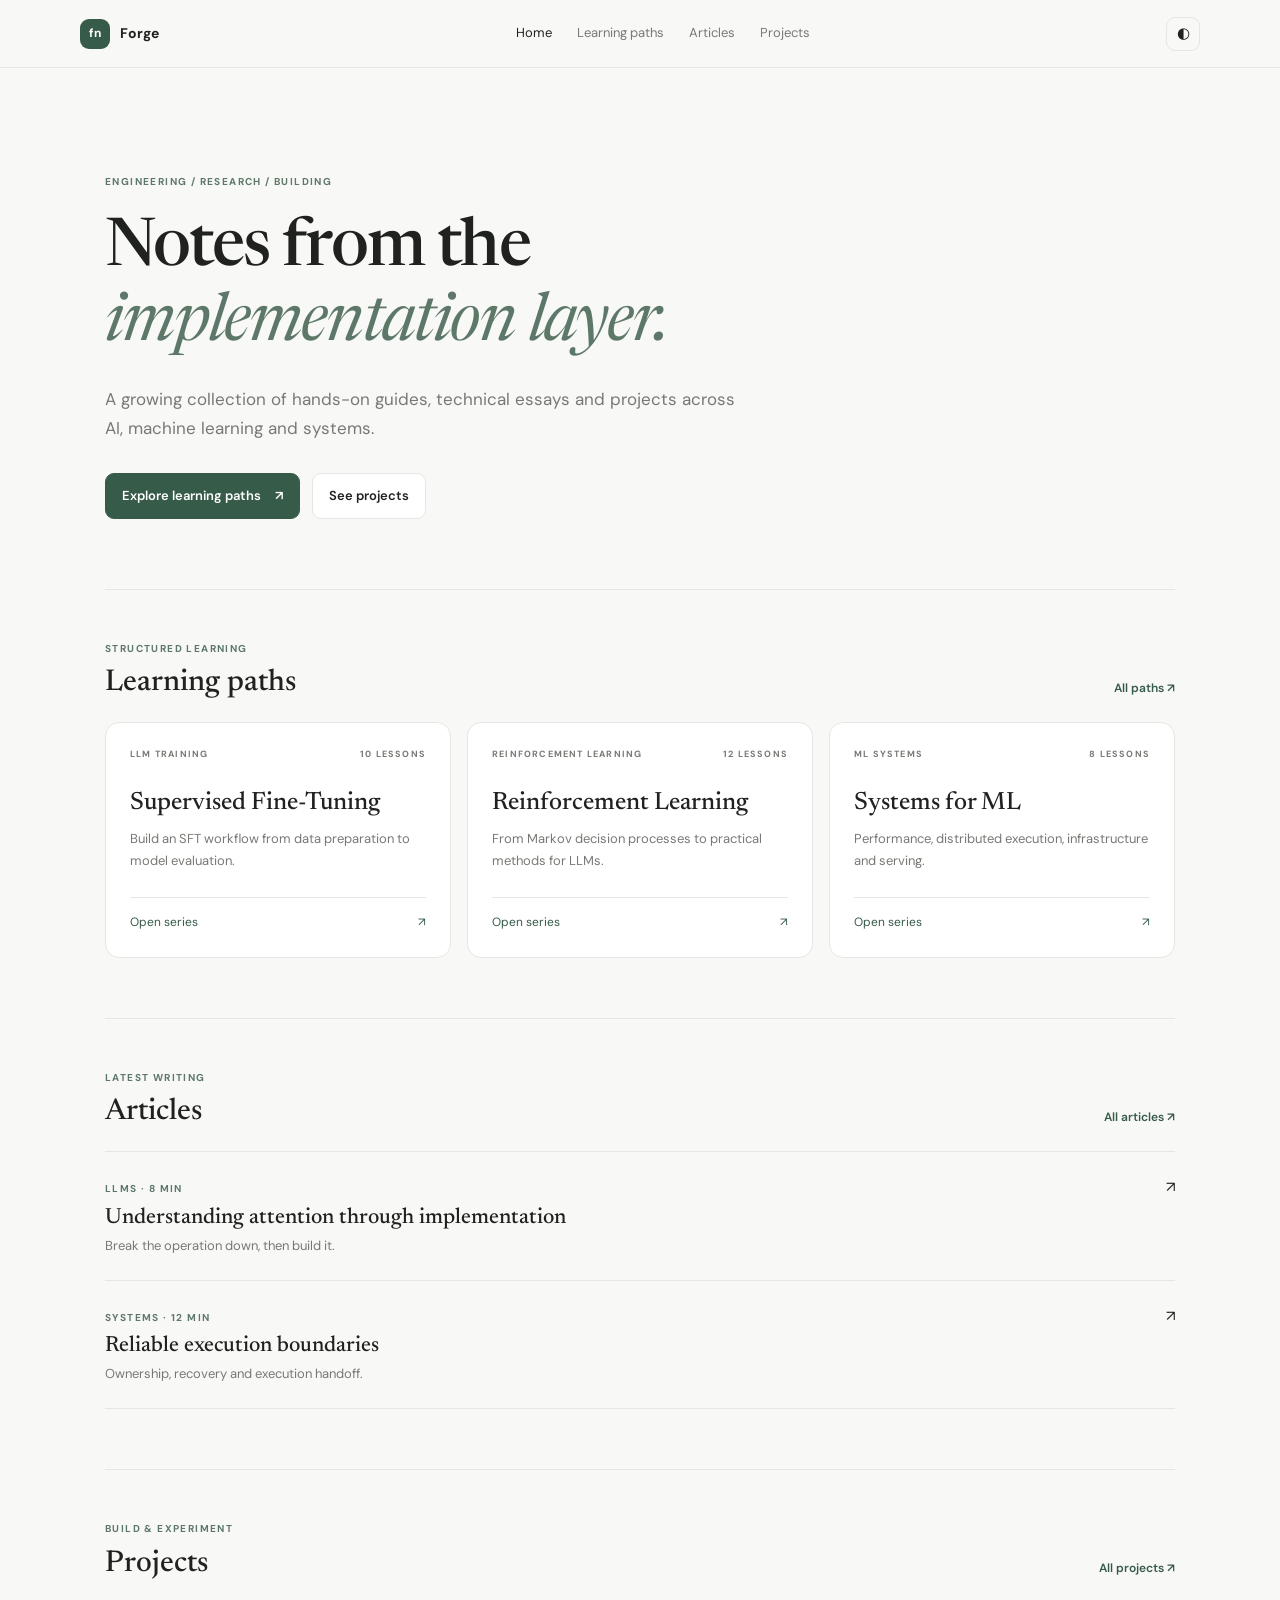
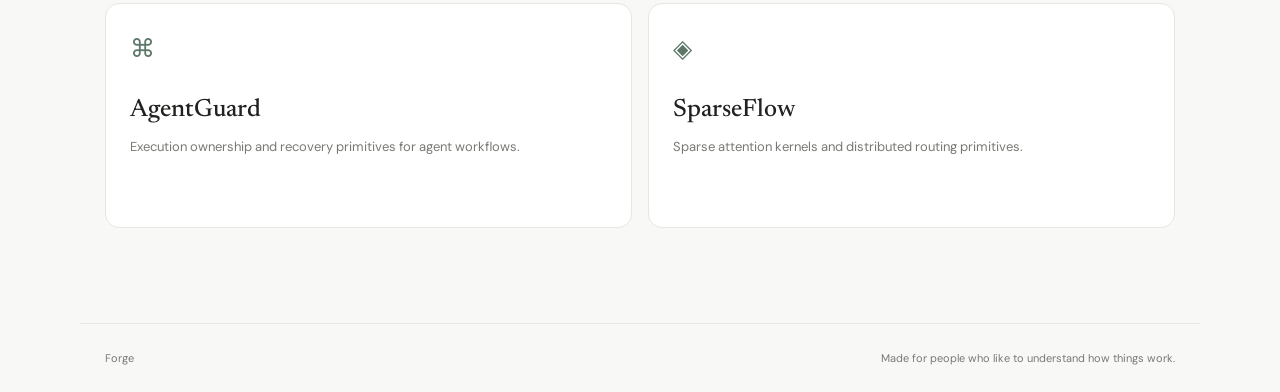
<file: index.html>
<!DOCTYPE html><html lang="en"><head><meta charset="UTF-8"><meta name="viewport" content="width=device-width,initial-scale=1"><title>Forge — Engineering & AI</title><link rel="stylesheet" href="assets/style.css"></head><body><header class="top"><a class="brand" href="index.html"><span class="logo">fn</span><span>Forge</span></a><nav><a class="selected" href="index.html">Home</a><a href="series.html">Learning paths</a><a href="articles.html">Articles</a><a href="projects.html">Projects</a></nav><button class="iconbtn" id="theme" title="Toggle theme">◐</button></header><main class="container"><section class="hero"><div class="hero-tag">ENGINEERING / RESEARCH / BUILDING</div><h1>Notes from the<br><em>implementation layer.</em></h1><p>A growing collection of hands-on guides, technical essays and projects across AI, machine learning and systems.</p><div class="actions"><a class="btn primary" href="series.html">Explore learning paths <span>↗</span></a><a class="btn" href="projects.html">See projects</a></div></section><section class="section"><div class="section-head"><div><span class="kicker">STRUCTURED LEARNING</span><h2>Learning paths</h2></div><a href="series.html" class="arrowlink">All paths ↗</a></div><div class="tiles"><a class="tile" href="reader.html?series=sft"><div class="tile-top"><span>LLM TRAINING</span><span>10 LESSONS</span></div><h3>Supervised Fine-Tuning</h3><p>Build an SFT workflow from data preparation to model evaluation.</p><div class="tile-foot">Open series <span>↗</span></div></a><a class="tile" href="reader.html?series=rl"><div class="tile-top"><span>REINFORCEMENT LEARNING</span><span>12 LESSONS</span></div><h3>Reinforcement Learning</h3><p>From Markov decision processes to practical methods for LLMs.</p><div class="tile-foot">Open series <span>↗</span></div></a><a class="tile" href="reader.html?series=systems"><div class="tile-top"><span>ML SYSTEMS</span><span>8 LESSONS</span></div><h3>Systems for ML</h3><p>Performance, distributed execution, infrastructure and serving.</p><div class="tile-foot">Open series <span>↗</span></div></a></div></section><section class="section"><div class="section-head"><div><span class="kicker">LATEST WRITING</span><h2>Articles</h2></div><a href="articles.html" class="arrowlink">All articles ↗</a></div><div class="rows"><a class="article-row" href="article.html?id=attention"><div><span class="kicker">LLMS · 8 MIN</span><h3>Understanding attention through implementation</h3><p>Break the operation down, then build it.</p></div><span>↗</span></a><a class="article-row" href="article.html?id=execution"><div><span class="kicker">SYSTEMS · 12 MIN</span><h3>Reliable execution boundaries</h3><p>Ownership, recovery and execution handoff.</p></div><span>↗</span></a></div></section><section class="section"><div class="section-head"><div><span class="kicker">BUILD & EXPERIMENT</span><h2>Projects</h2></div><a href="projects.html" class="arrowlink">All projects ↗</a></div><div class="tiles two"><a class="tile" href="projects.html"><span class="project-glyph">⌘</span><h3>AgentGuard</h3><p>Execution ownership and recovery primitives for agent workflows.</p></a><a class="tile" href="projects.html"><span class="project-glyph">◈</span><h3>SparseFlow</h3><p>Sparse attention kernels and distributed routing primitives.</p></a></div></section></main><footer><span>Forge</span><span>Made for people who like to understand how things work.</span></footer><script src="assets/app.js"></script></body></html>
</file>
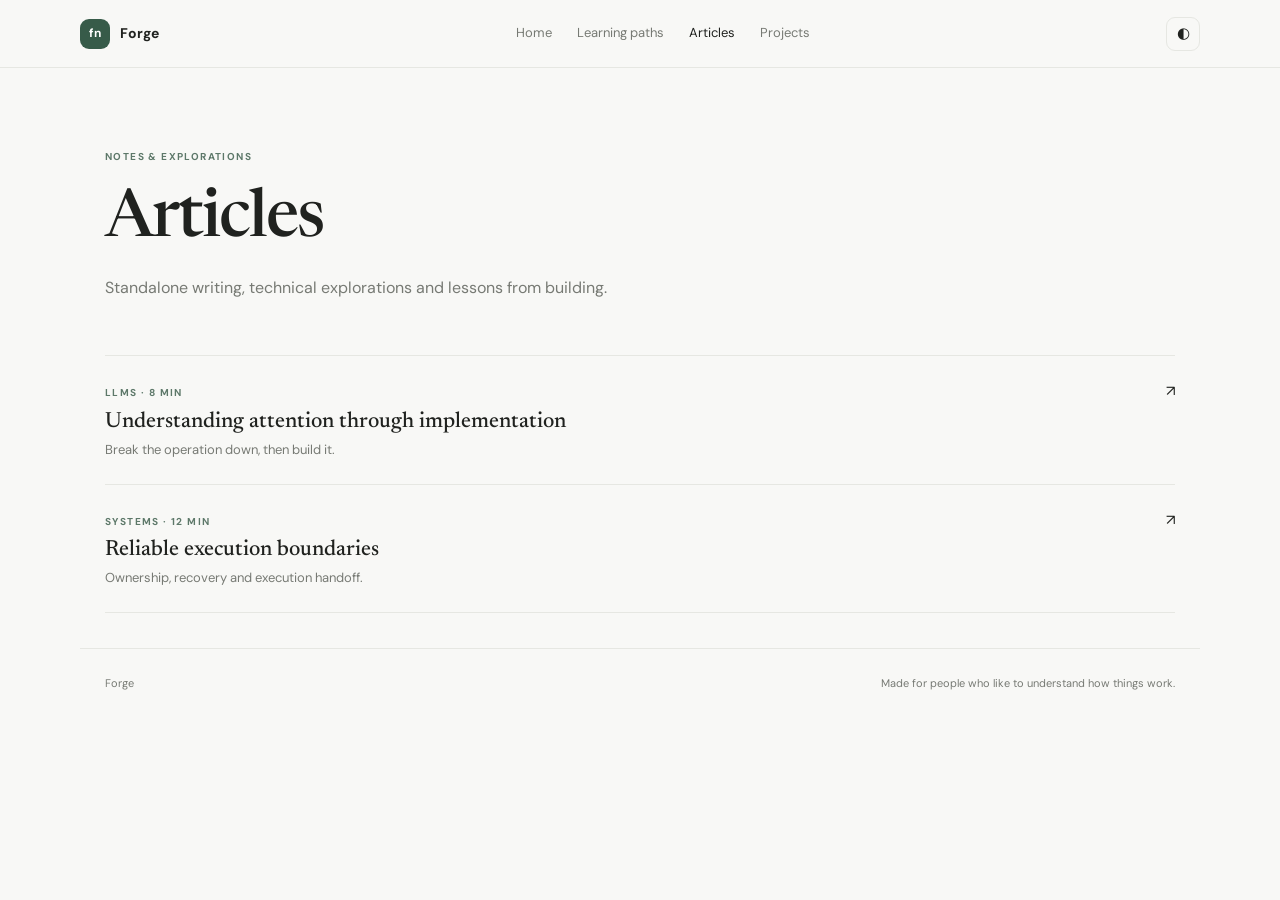
<file: articles.html>
<!DOCTYPE html><html lang="en"><head><meta charset="UTF-8"><meta name="viewport" content="width=device-width,initial-scale=1"><title>Articles — Forge</title><link rel="stylesheet" href="assets/style.css"></head><body><header class="top"><a class="brand" href="index.html"><span class="logo">fn</span><span>Forge</span></a><nav><a href="index.html">Home</a><a href="series.html">Learning paths</a><a class="selected" href="articles.html">Articles</a><a href="projects.html">Projects</a></nav><button class="iconbtn" id="theme">◐</button></header><main class="container"><section class="intro"><span class="kicker">NOTES & EXPLORATIONS</span><h1>Articles</h1><p>Standalone writing, technical explorations and lessons from building.</p></section><div class="rows"><a class="article-row" href="article.html?id=attention"><div><span class="kicker">LLMS · 8 MIN</span><h3>Understanding attention through implementation</h3><p>Break the operation down, then build it.</p></div><span>↗</span></a><a class="article-row" href="article.html?id=execution"><div><span class="kicker">SYSTEMS · 12 MIN</span><h3>Reliable execution boundaries</h3><p>Ownership, recovery and execution handoff.</p></div><span>↗</span></a></div></main><footer><span>Forge</span><span>Made for people who like to understand how things work.</span></footer><script src="assets/app.js"></script></body></html>
</file>
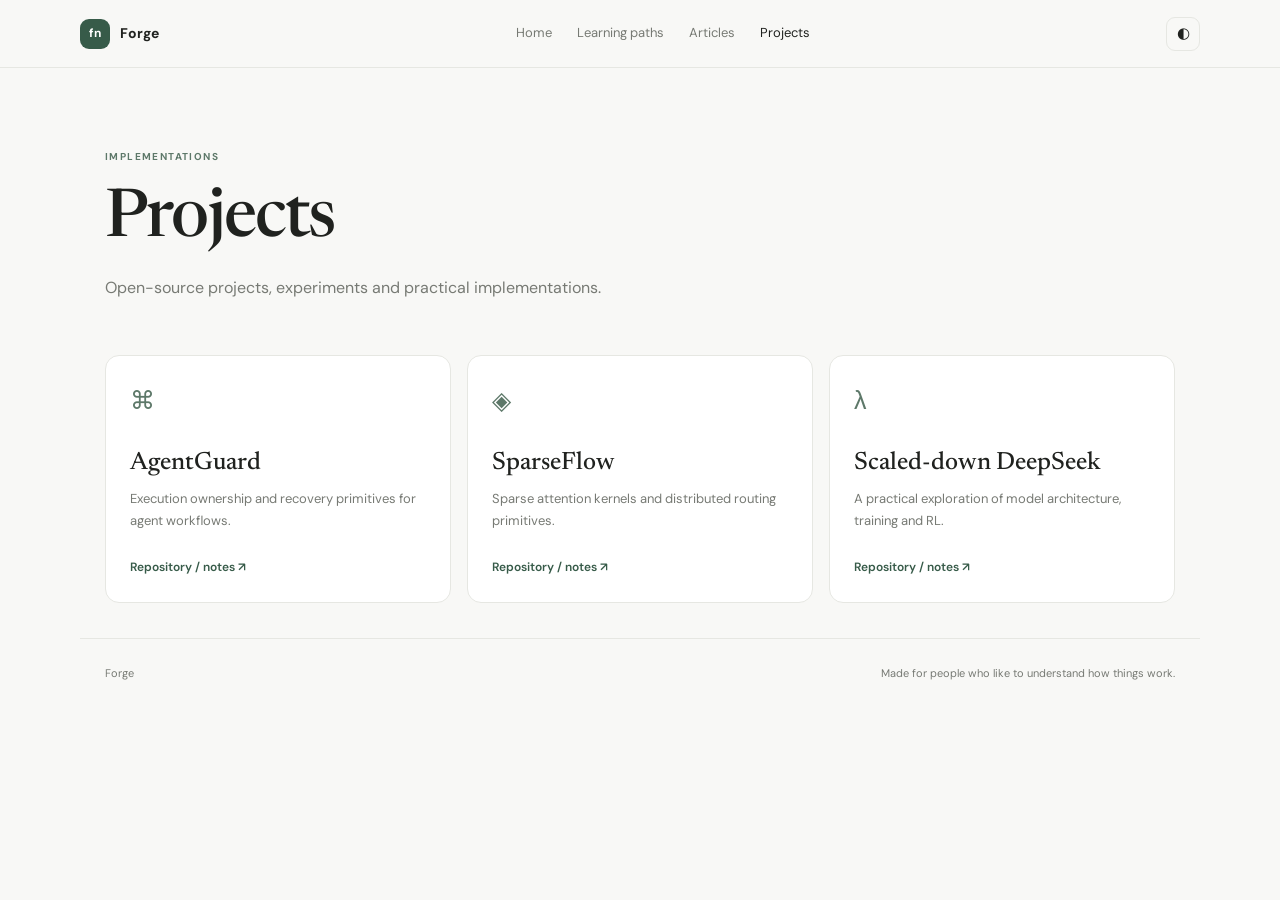
<file: projects.html>
<!DOCTYPE html><html lang="en"><head><meta charset="UTF-8"><meta name="viewport" content="width=device-width,initial-scale=1"><title>Projects — Forge</title><link rel="stylesheet" href="assets/style.css"></head><body><header class="top"><a class="brand" href="index.html"><span class="logo">fn</span><span>Forge</span></a><nav><a href="index.html">Home</a><a href="series.html">Learning paths</a><a href="articles.html">Articles</a><a class="selected" href="projects.html">Projects</a></nav><button class="iconbtn" id="theme">◐</button></header><main class="container"><section class="intro"><span class="kicker">IMPLEMENTATIONS</span><h1>Projects</h1><p>Open-source projects, experiments and practical implementations.</p></section><div class="tiles"><article class="tile"><span class="project-glyph">⌘</span><h3>AgentGuard</h3><p>Execution ownership and recovery primitives for agent workflows.</p><a class="arrowlink" href="#">Repository / notes ↗</a></article><article class="tile"><span class="project-glyph">◈</span><h3>SparseFlow</h3><p>Sparse attention kernels and distributed routing primitives.</p><a class="arrowlink" href="#">Repository / notes ↗</a></article><article class="tile"><span class="project-glyph">λ</span><h3>Scaled-down DeepSeek</h3><p>A practical exploration of model architecture, training and RL.</p><a class="arrowlink" href="#">Repository / notes ↗</a></article></div></main><footer><span>Forge</span><span>Made for people who like to understand how things work.</span></footer><script src="assets/app.js"></script></body></html>
</file>
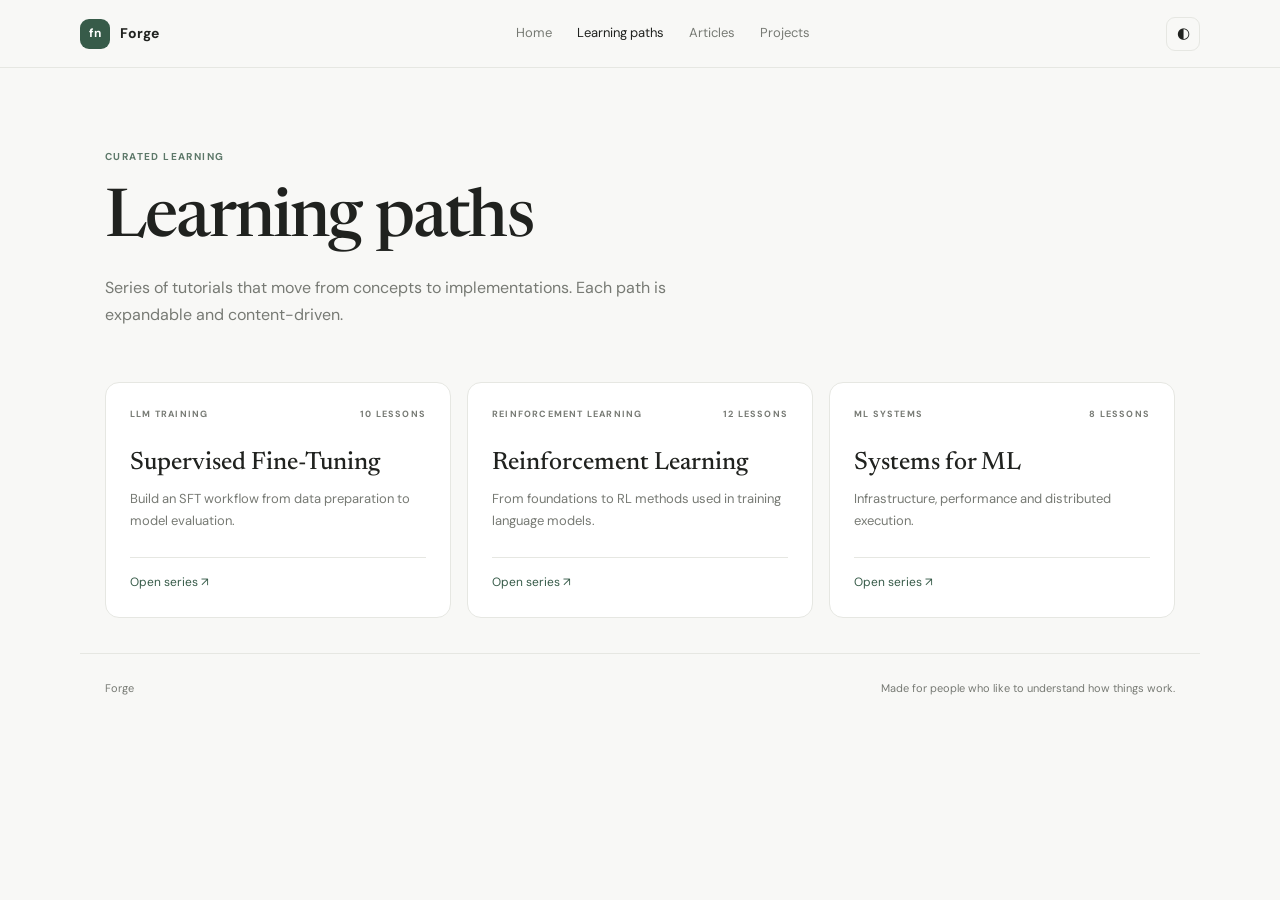
<file: series.html>
<!DOCTYPE html><html lang="en"><head><meta charset="UTF-8"><meta name="viewport" content="width=device-width,initial-scale=1"><title>Learning paths — Forge</title><link rel="stylesheet" href="assets/style.css"></head><body><header class="top"><a class="brand" href="index.html"><span class="logo">fn</span><span>Forge</span></a><nav><a href="index.html">Home</a><a class="selected" href="series.html">Learning paths</a><a href="articles.html">Articles</a><a href="projects.html">Projects</a></nav><button class="iconbtn" id="theme">◐</button></header><main class="container"><section class="intro"><span class="kicker">CURATED LEARNING</span><h1>Learning paths</h1><p>Series of tutorials that move from concepts to implementations. Each path is expandable and content-driven.</p></section><div class="tiles"><a class="tile" href="reader.html?series=sft"><div class="tile-top"><span>LLM TRAINING</span><span>10 LESSONS</span></div><h3>Supervised Fine-Tuning</h3><p>Build an SFT workflow from data preparation to model evaluation.</p><div class="tile-foot">Open series ↗</div></a><a class="tile" href="reader.html?series=rl"><div class="tile-top"><span>REINFORCEMENT LEARNING</span><span>12 LESSONS</span></div><h3>Reinforcement Learning</h3><p>From foundations to RL methods used in training language models.</p><div class="tile-foot">Open series ↗</div></a><a class="tile" href="reader.html?series=systems"><div class="tile-top"><span>ML SYSTEMS</span><span>8 LESSONS</span></div><h3>Systems for ML</h3><p>Infrastructure, performance and distributed execution.</p><div class="tile-foot">Open series ↗</div></a></div></main><footer><span>Forge</span><span>Made for people who like to understand how things work.</span></footer><script src="assets/app.js"></script></body></html>
</file>
<file: assets/style.css>
@import url('https://fonts.googleapis.com/css2?family=DM+Sans:wght@400;500;600;700&family=DM+Mono:wght@400;500&family=Newsreader:opsz,wght@6..72,400;6..72,500&display=swap');
:root{--bg:#f8f8f6;--surface:#fff;--text:#20221f;--muted:#777a74;--border:#e6e7e2;--soft:#f0f1ec;--accent:#5d7869;--accent-strong:#375b49;--max:1120px;--code:#202622;--code-text:#e9efe9}*{box-sizing:border-box}body{margin:0;background:var(--bg);color:var(--text);font:15px/1.7 'DM Sans',sans-serif}a{color:inherit;text-decoration:none}button,input{font:inherit}.top{height:68px;border-bottom:1px solid var(--border);position:sticky;top:0;background:var(--bg);z-index:50;display:flex;align-items:center;justify-content:space-between;padding:0 max(24px,calc((100vw - var(--max))/2))}.brand{display:flex;align-items:center;gap:10px;font-weight:700;font-size:14px}.logo{display:grid;place-items:center;width:30px;height:30px;border-radius:9px;background:var(--accent-strong);color:#fff;font-size:12px;font-weight:700}.top nav{display:flex;gap:25px}.top nav a{font-size:13px;color:var(--muted)}.top nav a.selected,.top nav a:hover{color:var(--text)}.iconbtn{width:34px;height:34px;border:1px solid var(--border);background:transparent;color:var(--text);border-radius:9px;cursor:pointer}.container{max-width:var(--max);padding:0 25px;margin:auto}.hero{padding:105px 0 70px;max-width:760px}.hero-tag,.kicker{font-size:10px;font-weight:700;letter-spacing:1.4px;color:var(--accent);text-transform:uppercase}.hero h1,.intro h1{font:500 clamp(42px,5.2vw,68px)/1.12 'Newsreader',serif;letter-spacing:-1.8px;margin:23px 0}.hero h1 em{color:var(--accent);font-weight:400}.hero p:not(.hero-tag){max-width:640px;color:var(--muted);font-size:17px}.actions{display:flex;gap:12px;margin-top:30px;flex-wrap:wrap}.btn{display:inline-flex;padding:11px 16px;border:1px solid var(--border);border-radius:9px;background:var(--surface);font-size:13px;font-weight:600;gap:14px}.btn.primary{background:var(--accent-strong);color:white;border-color:var(--accent-strong)}.section{border-top:1px solid var(--border);padding:45px 0 60px}.section-head{display:flex;justify-content:space-between;align-items:end;margin-bottom:24px}.section-head h2{font:500 30px 'Newsreader',serif;margin:8px 0 0}.arrowlink{font-size:12px;font-weight:600;color:var(--accent-strong)}.tiles{display:grid;grid-template-columns:repeat(3,1fr);gap:16px}.tiles.two{grid-template-columns:repeat(2,1fr)}.tile{display:flex;flex-direction:column;background:var(--surface);border:1px solid var(--border);border-radius:14px;padding:24px;min-height:225px;transition:transform .18s,border .18s}.tile:hover{transform:translateY(-2px);border-color:#b7c2b8}.tile-top{display:flex;justify-content:space-between;gap:8px;font-size:9px;font-weight:700;letter-spacing:1.2px;color:var(--muted)}.tile h3{font:500 25px/1.25 'Newsreader',serif;margin:25px 0 9px}.tile p{font-size:13px;color:var(--muted);margin:0 0 25px}.tile-foot{display:flex;justify-content:space-between;margin-top:auto;padding-top:14px;border-top:1px solid var(--border);font-size:12px;color:var(--accent-strong)}.rows{border-top:1px solid var(--border)}.article-row{display:flex;justify-content:space-between;gap:20px;padding:23px 0;border-bottom:1px solid var(--border)}.article-row h3{font:500 22px 'Newsreader',serif;margin:6px 0}.article-row p{font-size:13px;color:var(--muted);margin:0}.project-glyph{font-size:25px;color:var(--accent)}.intro{padding:75px 0 38px}.intro h1{margin:15px 0}.intro p{color:var(--muted);max-width:640px;font-size:16px}footer{max-width:var(--max);padding:25px;margin:35px auto 0;border-top:1px solid var(--border);display:flex;justify-content:space-between;color:var(--muted);font-size:11px}.article-container{max-width:790px;padding-top:50px;padding-bottom:50px}.article-container h1{font:500 48px/1.2 'Newsreader',serif;letter-spacing:-1px}.article-container .lead{font-size:18px;color:var(--muted)}.prose{font-size:15px;line-height:1.85}.prose h2{font:500 28px 'Newsreader',serif;margin:38px 0 12px}.prose h3{font:500 22px 'Newsreader',serif}.prose pre{background:var(--code);color:var(--code-text);padding:20px;border-radius:11px;overflow:auto;font:13px/1.7 'DM Mono',monospace}.prose code{font-family:'DM Mono',monospace}.prose li{margin:7px 0}.reader-wrap{display:grid;grid-template-columns:265px minmax(0,750px) 180px;gap:42px;max-width:1280px;margin:0 auto;padding:0 24px}.reader-sidebar{position:sticky;top:68px;height:calc(100vh - 68px);overflow-y:auto;border-right:1px solid var(--border);padding:28px 20px 25px 0;display:flex;flex-direction:column}.back{font-size:12px;color:var(--muted)}.side-label{font-size:9px;letter-spacing:1.3px;color:var(--accent);font-weight:700;margin:26px 0 8px}.side-title{font:500 23px/1.25 'Newsreader',serif;margin:0}.side-description{font-size:12px;color:var(--muted);margin:8px 0 20px}.sidebar-search input{width:100%;border:1px solid var(--border);background:var(--surface);color:var(--text);border-radius:8px;padding:9px 10px;font-size:12px;outline:none}.sidebar-search input:focus{border-color:var(--accent)}#lessonList{display:flex;flex-direction:column;gap:3px;margin-top:12px}.lesson-item{display:flex;align-items:center;text-align:left;gap:10px;border:0;background:transparent;color:var(--muted);padding:9px 8px;border-radius:7px;cursor:pointer;font-size:12px}.lesson-item:hover{background:var(--soft);color:var(--text)}.lesson-item.active{background:var(--soft);color:var(--text);font-weight:600}.lesson-number{font:11px 'DM Mono',monospace;color:#9b9e98}.lesson-item.active .lesson-number{color:var(--accent)}.lesson-title{flex:1}.lesson-check{color:var(--accent)}.side-bottom{margin-top:auto;border-top:1px solid var(--border);padding-top:16px;font-size:11px;color:var(--muted)}.progress{height:4px;background:var(--soft);border-radius:99px;margin-top:8px;overflow:hidden}.progress div{height:100%;background:var(--accent);width:0;transition:width .2s}.reader-main{min-width:0;padding:38px 0 70px}.crumb{font-size:11px;color:var(--muted);margin-bottom:27px}.crumb a{color:var(--accent)}.lesson-meta{display:flex;gap:15px;font-size:9px;letter-spacing:1.2px;color:var(--accent);font-weight:700}.reader-main h1{font:500 43px/1.2 'Newsreader',serif;letter-spacing:-1px;margin:13px 0 14px}.lesson-actions{display:flex;gap:9px;margin:20px 0 32px}.smallbtn{border:1px solid var(--border);background:var(--surface);color:var(--text);border-radius:8px;padding:8px 11px;font-size:11px;cursor:pointer}.smallbtn:hover{border-color:var(--accent)}.note{border-left:3px solid var(--accent);background:var(--soft);padding:15px 18px;border-radius:0 8px 8px 0;margin:22px 0}.reader-main .prose h2{scroll-margin-top:90px}.reader-toc{position:sticky;top:100px;height:max-content;padding-top:50px}.reader-toc a{display:block;color:var(--muted);font-size:11px;padding:5px 0}.reader-toc a:hover{color:var(--accent)}.lesson-nav{display:grid;grid-template-columns:1fr 1fr;gap:12px;border-top:1px solid var(--border);margin-top:45px;padding-top:20px}.navlesson{background:var(--surface);border:1px solid var(--border);border-radius:10px;padding:15px;text-align:left;color:var(--text);cursor:pointer}.navlesson.next{text-align:right}.navlesson:disabled{opacity:.35;cursor:default}.navlesson span{display:block;font-size:10px;color:var(--muted)}.navlesson strong{display:block;font:500 16px 'Newsreader',serif;margin-top:6px}.mobile-menu{display:none}.dark{--bg:#161a18;--surface:#1d2420;--text:#e7ece8;--muted:#9aa69e;--border:#313c35;--soft:#26332c;--accent:#92b7a2;--accent-strong:#7da78f;--code:#111613;--code-text:#e5ece6}.dark .logo{background:var(--accent-strong);color:#101510}.dark .btn.primary{color:#111;background:var(--accent-strong)}.dark .note{background:var(--soft)}@media(max-width:1100px){.reader-wrap{grid-template-columns:245px minmax(0,1fr);gap:35px}.reader-toc{display:none}}@media(max-width:800px){.tiles{grid-template-columns:1fr 1fr}.reader-wrap{display:block;padding:0 20px}.reader-sidebar{position:fixed;top:68px;left:0;bottom:0;height:auto;width:min(300px,86vw);background:var(--bg);z-index:40;padding:25px 20px;transform:translateX(-105%);transition:transform .2s;border-right:1px solid var(--border)}.reader-sidebar.open{transform:translateX(0)}.mobile-menu{display:block;margin:14px 20px 0;border:1px solid var(--border);border-radius:8px;padding:8px 12px;background:var(--surface);color:var(--text);font-size:12px}.reader-main{padding-top:22px}}@media(max-width:600px){.top{padding:0 15px;height:60px}.top nav{gap:11px}.top nav a{font-size:10px}.top nav a:last-child{display:none}.container{padding:0 17px}.hero{padding:65px 0 48px}.hero h1,.intro h1{font-size:44px;letter-spacing:-1px}.tiles,.tiles.two{grid-template-columns:1fr}.section{padding:32px 0 42px}.section-head h2{font-size:25px}.intro{padding:55px 0 30px}.article-container h1{font-size:36px}.reader-main h1{font-size:36px}.lesson-nav{grid-template-columns:1fr}.navlesson.next{text-align:left}footer{padding:20px 17px;flex-direction:column;gap:5px}}

/* Project documentation */

.project-header-actions {
  display: flex;
  align-items: center;
  justify-content: flex-end;
  margin-bottom: 28px;
}

.project-header-actions .btn {
  text-decoration: none;
}

#projectContent h1 {
  margin-top: 0;
}

#projectContent .prose {
  margin-top: 30px;
}

#projectTocLinks a {
  text-decoration: none;
}

#projectTocLinks a:hover {
  color: var(--accent-strong) !important;
}

#projectDocList {
  margin-top: 10px;
}

#projectDocList .lesson-item {
  width: 100%;
}

#projectNav .navlesson {
  width: 100%;
}

#projectContent pre {
  overflow-x: auto;
}

@media (max-width: 700px) {

  .project-header-actions {
    justify-content: flex-start;
    margin-bottom: 20px;
  }

}
</file>
